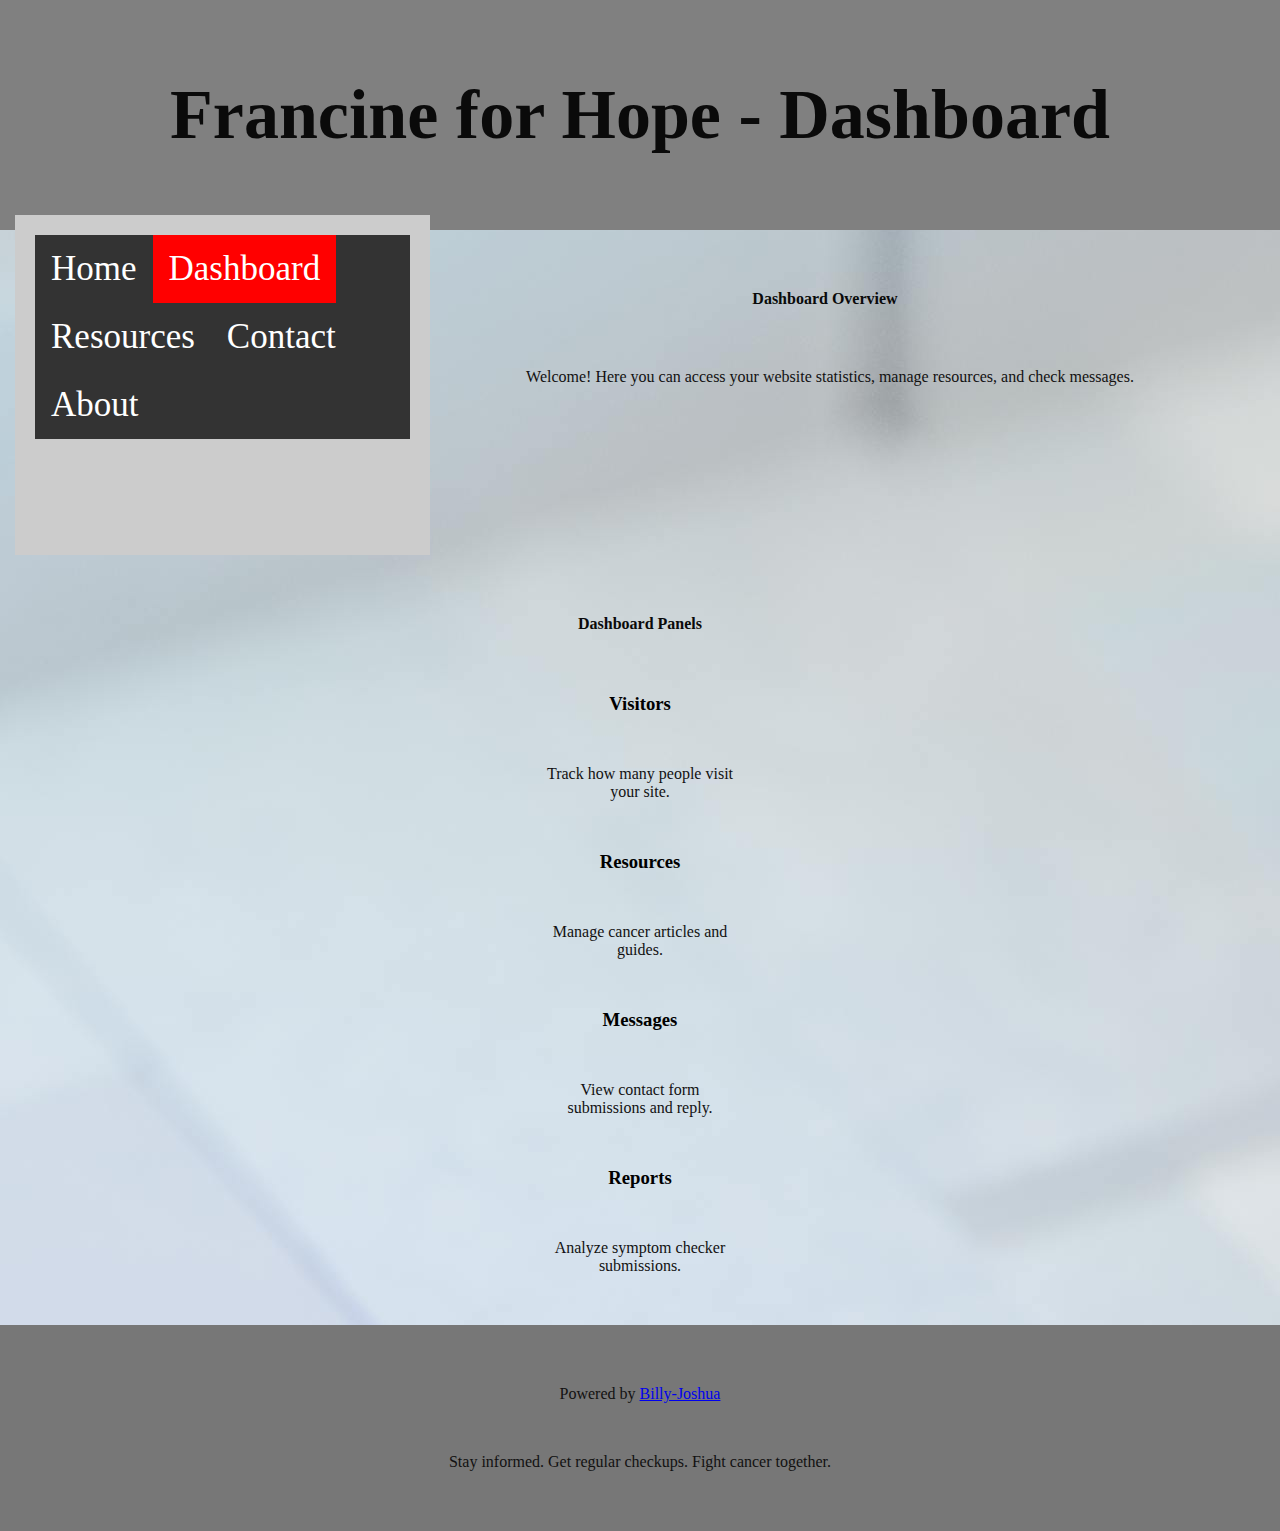
<file: dashboard.html>
<!DOCTYPE html>
<html lang="en-US">
<head>
  <meta charset="utf-8">
  <meta name="viewport" content="width=device-width, initial-scale=1.0">
  <title>Dashboard - Francine for Hope</title>
  <link rel="icon" type="image/jpeg" href="image/LOG.jpg">
  <link rel="stylesheet" href="style.css"> <!-- Use your existing CSS -->
</head>
<body>

  <!-- Header / Navbar -->
  <header class="header">
    <h1>Francine for Hope - Dashboard</h1>
    <nav>
      <ul>
        <li><a href="index.html">Home</a></li>
        <li><a href="dashboard.html" class="active">Dashboard</a></li>
        <li><a href="#resources">Resources</a></li>
        <li><a href="#contact">Contact</a></li>
        <li><a href="#about">About</a></li>
      </ul>
    </nav>
  </header>

  <!-- Dashboard Main Content -->
  <section class="hero">
    <h2>Dashboard Overview</h2>
    <p>Welcome! Here you can access your website statistics, manage resources, and check messages.</p>
  </section>

  <section class="resources">
    <h2>Dashboard Panels</h2>
    <div class="resource-grid">
      <div class="resource-card">
        <h3>Visitors</h3>
        <p>Track how many people visit your site.</p>
      </div>
      <div class="resource-card">
        <h3>Resources</h3>
        <p>Manage cancer articles and guides.</p>
      </div>
      <div class="resource-card">
        <h3>Messages</h3>
        <p>View contact form submissions and reply.</p>
      </div>
      <div class="resource-card">
        <h3>Reports</h3>
        <p>Analyze symptom checker submissions.</p>
      </div>
    </div>
  </section>

  <!-- Footer -->
  <footer>
    <p>Powered by <a href="https://www.linkedin.com/in/ishimwe-billy-joshua-ba4195288/" target="_blank">Billy-Joshua</a></p>
    <p>Stay informed. Get regular checkups. Fight cancer together.</p>
  </footer>

</body>
</html>
</file>
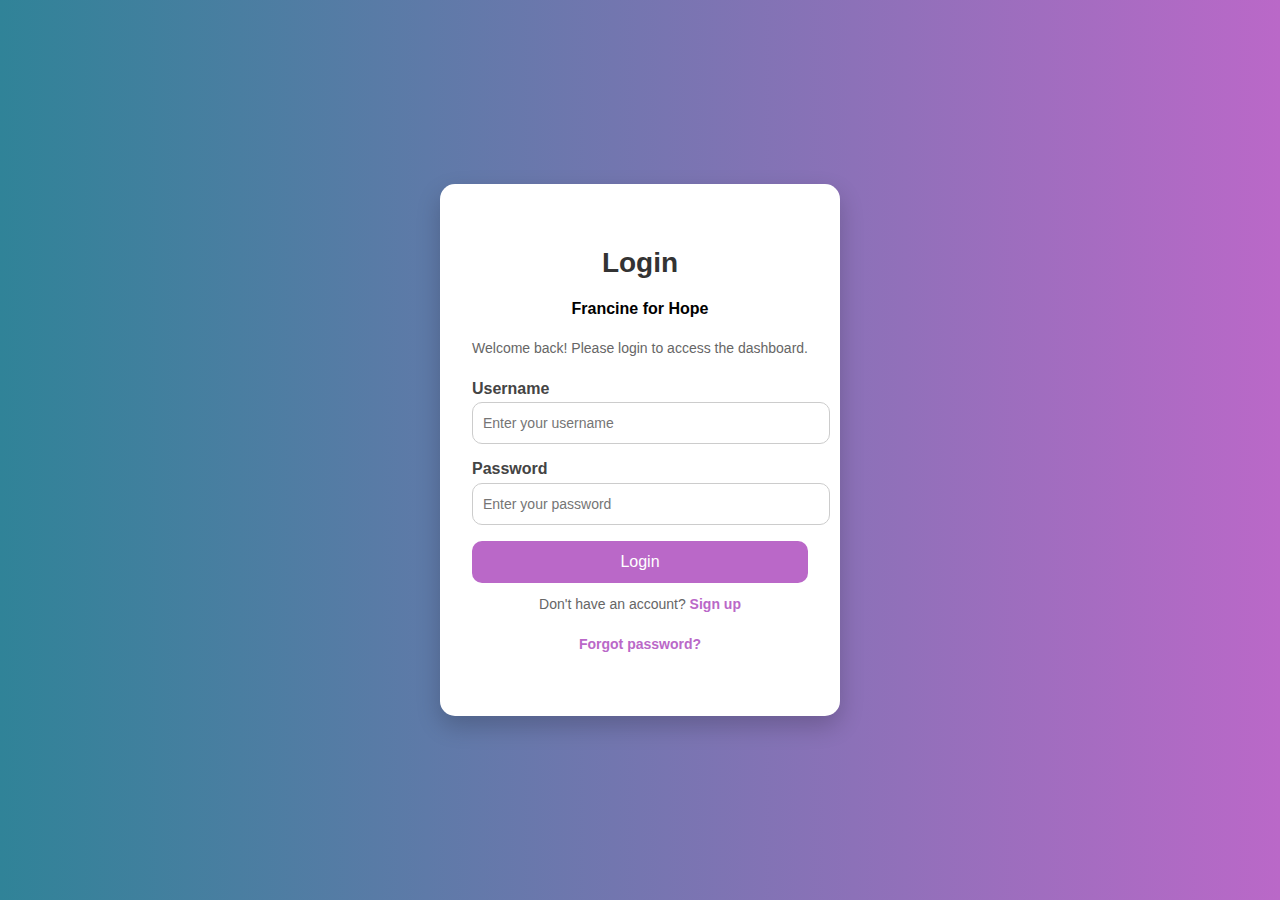
<file: login.html>
<!DOCTYPE html>
<html lang="en-US">
<head>
  <meta charset="UTF-8">
  <meta name="viewport" content="width=device-width, initial-scale=1.0">
  <title>Login - Francine for Hope</title>
  <style>
    /* ===========================
       Login Page Styles
       =========================== */
    body {
      background: linear-gradient(to right, #308398, #ba68c8);
      display: flex;
      justify-content: center;
      align-items: center;
      min-height: 100vh;
      font-family: 'Arial', sans-serif;
      margin: 0;
      padding: 0;


    }
    

    .login-wrapper {
      width: 100%;
      max-width: 400px;
      padding: 20px;
    }

    .login-container {
      background-color: #fff;
      padding: 2.5rem 2rem;
      border-radius: 15px;
      box-shadow: 0 10px 25px rgba(0,0,0,0.2);
      text-align: center;
    }

    .login-container h2 {
      margin-bottom: 0.5rem;
      color: #333;
      font-size: 28px;
    }

    .login-container p {
      margin-bottom: 1.5rem;
      color: #666;
      font-size: 14px;
    }

    .login-container label {
      display: block;
      text-align: left;
      margin-bottom: 0.3rem;
      color: #444;
      font-weight: 600;
    }

    .login-container input {
      width: 100%;
      padding: 12px 10px;
      margin-bottom: 1rem;
      border-radius: 10px;
      border: 1px solid #ccc;
      font-size: 14px;
      transition: 0.3s;
    }

    .login-container input:focus {
      border-color: #ba68c8;
      outline: none;
      box-shadow: 0 0 8px rgba(186, 104, 200, 0.3);
    }

    .login-container button {
      width: 100%;
      padding: 12px;
      border: none;
      border-radius: 10px;
      background-color: #ba68c8;
      color: #fff;
      font-size: 16px;
      cursor: pointer;
      transition: 0.3s;
    }

    .login-container button:hover {
      background-color: #9c27b0;
    }

    .signup-text, .forgot-text {
      margin-top: 0.8rem;
      font-size: 13px;
      color: #666;
    }

    .signup-text a, .forgot-text a {
      color: #ba68c8;
      text-decoration: none;
      font-weight: 600;
      transition: color 0.3s;
      
    }


    .signup-text a:hover, .forgot-text a:hover {
      text-decoration: underline;
    }

    @media (max-width: 480px) {
      .login-container {
        padding: 2rem 1.5rem;
      }
    }
  </style>
</head>
<body>
  <div class="login-wrapper">
    <div class="login-container">
      <h2>Login</h2>
      <h4>Francine for Hope</h4>
      <p>Welcome back! Please login to access the dashboard.</p>
      <form>
        <label for="username">Username</label>
        <input type="text" id="username" name="username" placeholder="Enter your username" required>

        <label for="password">Password</label>
        <input type="password" id="password" name="password" placeholder="Enter your password" required>

        <button type="submit">Login</button>
      </form>
      <p class="signup-text">Don't have an account? <a href="#">Sign up</a></p>
      <p class="forgot-text"><a href="#">Forgot password?</a></p>
    </div>
  </div>

  <script>
    document.querySelector("form").addEventListener("submit", function(e) {
      e.preventDefault();

      const username = document.getElementById("username").value;
      const password = document.getElementById("password").value;

      if (username === "admin" && password === "1234") {
        window.location.href = "dashboard.html";
      } else {
        alert("Invalid username or password!");
      }
    });
  </script>
</body>
</html>
</file>
<file: style.css>
body {
  background-image: url("image/background2.jpg"); /* Sets the background image */
  background-color: #82a7b1;          /* Fallback color if image doesn't load */
  background-repeat: no-repeat;
  background-position:top;
  background-attachment:scroll; 
}

/* all this disgn from the online CSS and html */

H1{
    color:rgb(10, 10, 10);
    font-family: verdana;
    font-size: 200%;
    margin: 60px;
}
P{
    color: rgb(18, 17, 17);
    font-family: 'Courier; 
    font-size 100%; 
    margin: 50px;;
}
h4 {
    border: 2px solid powderblue;
    padding:30px
 }
 a:link a:visited {
    color:rgb(3, 32, 252);
    background-color: transparent;
    text-decoration: none ;
    display: inline-block;
    padding: 14px 25px;
 }

a:visited {
    color:#0623f9;
    padding: 15px 25px;
    text-align: center;
    background-color:red5;
    text-decoration: none;

    /* this is code from w3 school i have to read it again */
}
a:hover,a:active {
  color: red;
  background-color: transparent;
  text-decoration: underline;
}
a:active {
  color: yellow;
  background-color: transparent;
  text-decoration: underline;
}
table {
  border-collapse: collapse;
  width: max-content;
}

th, td {
  border: 1px solid #999;
  padding: 4px 8px;
  font-size: 14px;
  white-space: nowrap;
}

table-wrapper {
  overflow-x: auto;
}


div {
   width:300px; 
   margin:auto;
}
dl {
    width: 200px;
    margin: auto;
}
table {
    width: 300px;
    margin: auto;
}
pre {
    width: 600px;
    margin: auto;
}
div.mycontainer {
  width:100%;
  overflow:auto;
}
div.mycontainer div {
  width:33%;  
  float:left;
}
h2 {
color:rgb(10, 10, 10);
    font-family: verdana;
    font-size: 100%;
    margin: 60px;
}
button {
    margin: 30px;
    background-color: rgb(253, 253, 254); 
}
#myheader {
    background-color: rgb(234, 238, 239);
    color: black;
    padding: 20px;
    text-align:center;
}
img {
    margin: 60px;
}
header {
  background-color: #666;
  padding: 30px;
  text-align: center;
  font-size: 35px;
  color: white;

}
nav {
  float:left;
  width: 30%;
  height: 300px; 
  background: #ccc;
  padding: 20px;
}
nav ul {
  list-style-type: none;
  padding: 0;
}
article {
  float: left;
  padding: 20px;
  width: 70%;
  background-color: #f1f1f1;
  height: 300px; 
}
section::after {
  content: "";
  display: table;
  clear: both;
}
footer {
  background-color: #777;
  padding: 10px;
  text-align: center;
  color: white;
}

@media  (max-width:600px) {
nav, article{
  width: 100%;
  height: auto;
}
}
aside {
  width: 300px;
   padding-left: 50px;
  margin-left: 15px;
  float: right;
  font-style: italic;
  background-color: lightgray;

}
/*  where the jurnal of CSS start and where html left me 
 now im ready to  start CSS  cant wait to write this on javscript */

p.center {
  text-align: center;
  color: rgb(80, 99, 4);
}
* {
  text-align: center;
  margin: auto;
}
p.dashed {border-style: dashed;} 
/* this is  i was trying to design thr border*/
tr:hover{background-color: coral;}
/* when you click  on table you se change */

div.static {
  position: static;
  border: 2px solid #73AD21; 
}
div.fixed {
    position: fixed;
  bottom: 0;
  left: 0;
  width: 10px;
  border: 1px solid #73AD21;
}
ul {
  list-style-type: none;
  margin: 0;
  padding: 0;
  overflow: hidden;
  background-color: #333;
}

li {
  float: left;
}

li a {
  display: inline-block;
  color: white;
  text-align: center;
  padding: 14px 16px;
  text-decoration: none;
}

li a:hover {
  background-color: #111;
}

.active {
  background-color: red;
}
/* copy from w3school to se how it work after when i need.
 it ill remember how it work and back here read it again */

.header, .footer {
  background-color: grey;
  color: white;
  padding: 15px;
}

.column {
  float: left;
  padding: 100px;
}

.clearfix::after {
  content: "";
  clear: both;
  display: table;
}

.menu {
  width: 25%;
}

.content {
  width: 75%;
}

.menu ul {
  list-style-type: none;
  margin: 0;
  padding: 0;
}

.menu li {
  padding: 8px;
  margin-bottom: 8px;
  background-color: #33b5e5;
  color: #ffffff;
}

.menu li:hover {
  background-color: #0099cc;
}
</file>
